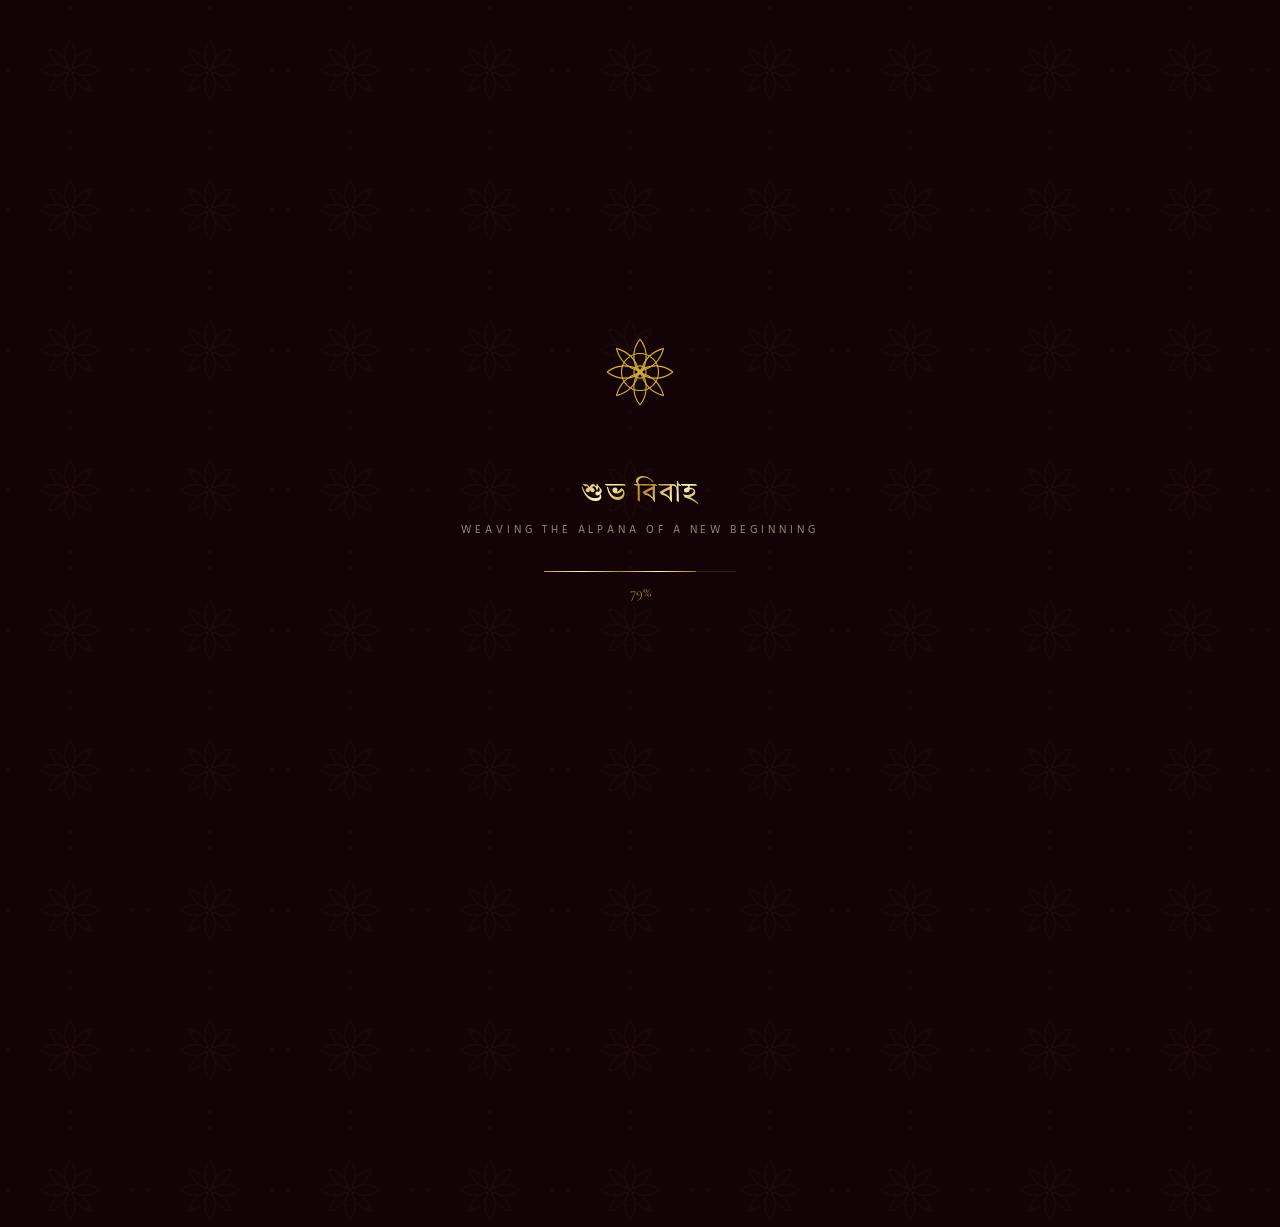
<file: index.html>
<!doctype html>
<html lang="en">
<head>
  <meta charset="utf-8" />
  <meta name="viewport" content="width=device-width, initial-scale=1" />
  <meta name="theme-color" content="#140306" />
  <meta name="description" content="Sumana & Mrinal — Bengali wedding invitation, 21 & 22 November 2026, Jhargram" />
  <!-- Pretty WhatsApp/social preview — update og:url & og:image with your own domain & photo after deploy -->
  <meta property="og:type" content="website" />
  <meta property="og:title" content="Sumana & Mrinal — শুভ বিবাহ · Wedding Invitation" />
  <meta property="og:description" content="Two families, one celebration — 21 & 22 November 2026, Jhargram" />
  <meta property="og:image" content="https://charming-liskov-12.preview.emergentagent.com/assets/images/couple-05.webp" />
  <meta property="og:url" content="https://charming-liskov-12.preview.emergentagent.com/" />
  <meta name="twitter:card" content="summary_large_image" />
  <title>Sumana &amp; Mrinal — শুভ বিবাহ · 21–22 November 2026 · Jhargram</title>
  <link rel="preconnect" href="https://fonts.googleapis.com" />
  <link rel="preconnect" href="https://fonts.gstatic.com" crossorigin />
  <link href="https://fonts.googleapis.com/css2?family=Cormorant+Garamond:ital,wght@0,400;0,500;0,600;0,700;1,400;1,500&family=Tiro+Bangla:ital@0;1&family=Hind+Siliguri:wght@300;400;500;600&display=swap" rel="stylesheet" />
  <link rel="stylesheet" href="./css/style.css" />
</head>
<body class="grain">

  <!-- Preloader -->
  <div class="preloader" id="preloader" data-testid="preloader">
    <div class="alpana-layer"></div>
    <div class="glow-pulse">
      <svg viewBox="0 0 140 140" class="preloader-draw" fill="none" stroke="#D4AF37" stroke-width="1.1" data-testid="preloader-alpana">
        <circle cx="70" cy="70" r="6"/><circle cx="70" cy="70" r="18" stroke-dasharray="3 8"/>
        <path d="M70 38c8 10 8 24 0 34-8-10-8-24 0-34Z"/><path d="M70 102c8-10 8-24 0-34-8 10-8 24 0 34Z"/>
        <path d="M38 70c10-8 24-8 34 0-10 8-24 8-34 0Z"/><path d="M102 70c-10 8-24 8-34 0 10-8 24-8 34 0Z"/>
        <path d="M47 47c11 3 19 11 22 22-11-3-19-11-22-22Z"/><path d="M93 93c-11-3-19-11-22-22 11 3 19 11 22 22Z"/>
        <path d="M93 47c-3 11-11 19-22 22 3-11 11-19 22-22Z"/><path d="M47 93c3-11 11-19 22-22-3 11-11 19-22 22Z"/>
      </svg>
    </div>
    <p class="preloader-blessing gold-text" data-testid="preloader-blessing">শুভ বিবাহ</p>
    <p class="preloader-line" data-i18n="common.preloaderLine"></p>
    <div class="preloader-bar"><span></span></div>
    <span class="preloader-pct" data-testid="preloader-progress">0%</span>
  </div>

  <!-- Header -->
  <header class="site-header" data-testid="site-header">
    <div class="header-inner">
      <a href="./" class="brand" data-testid="nav-logo">
        <span class="script" data-i18n="common.name1"></span><span class="dot">✦</span><span class="script" data-i18n="common.name2"></span>
      </a>
      <nav class="site-nav">
        <a href="./" class="active" data-testid="nav-home" data-i18n="common.navHome"></a>
        <a href="./wedding/" data-testid="nav-wedding" data-i18n="common.navWedding"></a>
        <a href="./reception/" data-testid="nav-reception" data-i18n="common.navReception"></a>
        <button class="lang-toggle" id="lang-toggle" data-testid="language-toggle">বাংলা</button>
      </nav>
    </div>
  </header>

  <!-- Gateway -->
  <main class="gateway-main" data-testid="gateway-page">
    <div class="alpana-layer"></div>
    <div class="gateway-inner">
      <p class="eyebrow gateway-eyebrow" data-testid="gateway-eyebrow" data-i18n="gateway.eyebrow"></p>
      <h1 class="gateway-names font-display" data-testid="gateway-names">
        <span class="mask d1"><span><span class="script" data-i18n="common.name1"></span> <span class="gold-text" data-i18n="common.joiner"></span> <span class="script" data-i18n="common.name2"></span></span></span>
      </h1>
      <p class="gateway-sub" data-i18n="gateway.subtitle"></p>
      <div class="ornament gateway-choose" style="letter-spacing:0.35em">✦ ❋ ✦</div>
      <p class="gateway-choose" data-i18n="gateway.choose"></p>

      <div class="doors">
        <a class="door d1" href="./wedding/" data-testid="gateway-wedding-button">
          <img id="door-img-wedding" alt="The Wedding" />
          <div class="door-veil"></div>
          <div class="door-body">
            <p class="door-meta"><span data-i18n="gateway.wedDate"></span> · <span data-i18n="gateway.wedTime"></span></p>
            <h3 class="door-title script" data-i18n="gateway.wedLabel"></h3>
            <p class="door-venue" data-i18n="gateway.wedVenue"></p>
            <span class="door-cta"><span data-i18n="gateway.wedCta"></span> →</span>
          </div>
        </a>
        <a class="door d2" href="./reception/" data-testid="gateway-reception-button">
          <img id="door-img-reception" alt="The Reception" />
          <div class="door-veil"></div>
          <div class="door-body">
            <p class="door-meta"><span data-i18n="gateway.recDate"></span> · <span data-i18n="gateway.recTime"></span></p>
            <h3 class="door-title script" data-i18n="gateway.recLabel"></h3>
            <p class="door-venue" data-i18n="gateway.recVenue"></p>
            <span class="door-cta"><span data-i18n="gateway.recCta"></span> →</span>
          </div>
        </a>
      </div>

      <div class="share-row">
        <a class="wa-btn wa-share" data-testid="wa-share-gateway" target="_blank" rel="noopener noreferrer">
          <svg viewBox="0 0 24 24"><path d="M17.472 14.382c-.297-.149-1.758-.867-2.03-.967-.273-.099-.471-.148-.67.15-.197.297-.767.966-.94 1.164-.173.199-.347.223-.644.075-.297-.15-1.255-.463-2.39-1.475-.883-.788-1.48-1.761-1.653-2.059-.173-.297-.018-.458.13-.606.134-.133.298-.347.446-.52.149-.174.198-.298.298-.497.099-.198.05-.371-.025-.52-.075-.149-.669-1.612-.916-2.207-.242-.579-.487-.5-.669-.51-.173-.008-.371-.01-.57-.01-.198 0-.52.074-.792.372-.272.297-1.04 1.016-1.04 2.479 0 1.462 1.065 2.875 1.213 3.074.149.198 2.096 3.2 5.077 4.487.709.306 1.262.489 1.694.625.712.227 1.36.195 1.871.118.571-.085 1.758-.719 2.006-1.413.248-.694.248-1.289.173-1.413-.074-.124-.272-.198-.57-.347m-5.421 7.403h-.004a9.87 9.87 0 01-5.031-1.378l-.361-.214-3.741.982.998-3.648-.235-.374a9.86 9.86 0 01-1.51-5.26c.001-5.45 4.436-9.884 9.888-9.884 2.64 0 5.122 1.03 6.988 2.898a9.825 9.825 0 012.893 6.994c-.003 5.45-4.437 9.884-9.885 9.884m8.413-18.297A11.815 11.815 0 0012.05 0C5.495 0 .16 5.335.157 11.892c0 2.096.547 4.142 1.588 5.945L.057 24l6.305-1.654a11.882 11.882 0 005.683 1.448h.005c6.554 0 11.89-5.335 11.893-11.893a11.821 11.821 0 00-3.48-8.413Z"/></svg>
          <span>Share this invitation</span>
        </a>
      </div>
    </div>
  </main>

  <script src="./js/config.js"></script>
  <script src="./js/main.js"></script>
  <script>
    document.getElementById("door-img-wedding").src = window.MEDIA.gateway.wedding;
    document.getElementById("door-img-reception").src = window.MEDIA.gateway.reception;
  </script>
</body>
</html>
</file>
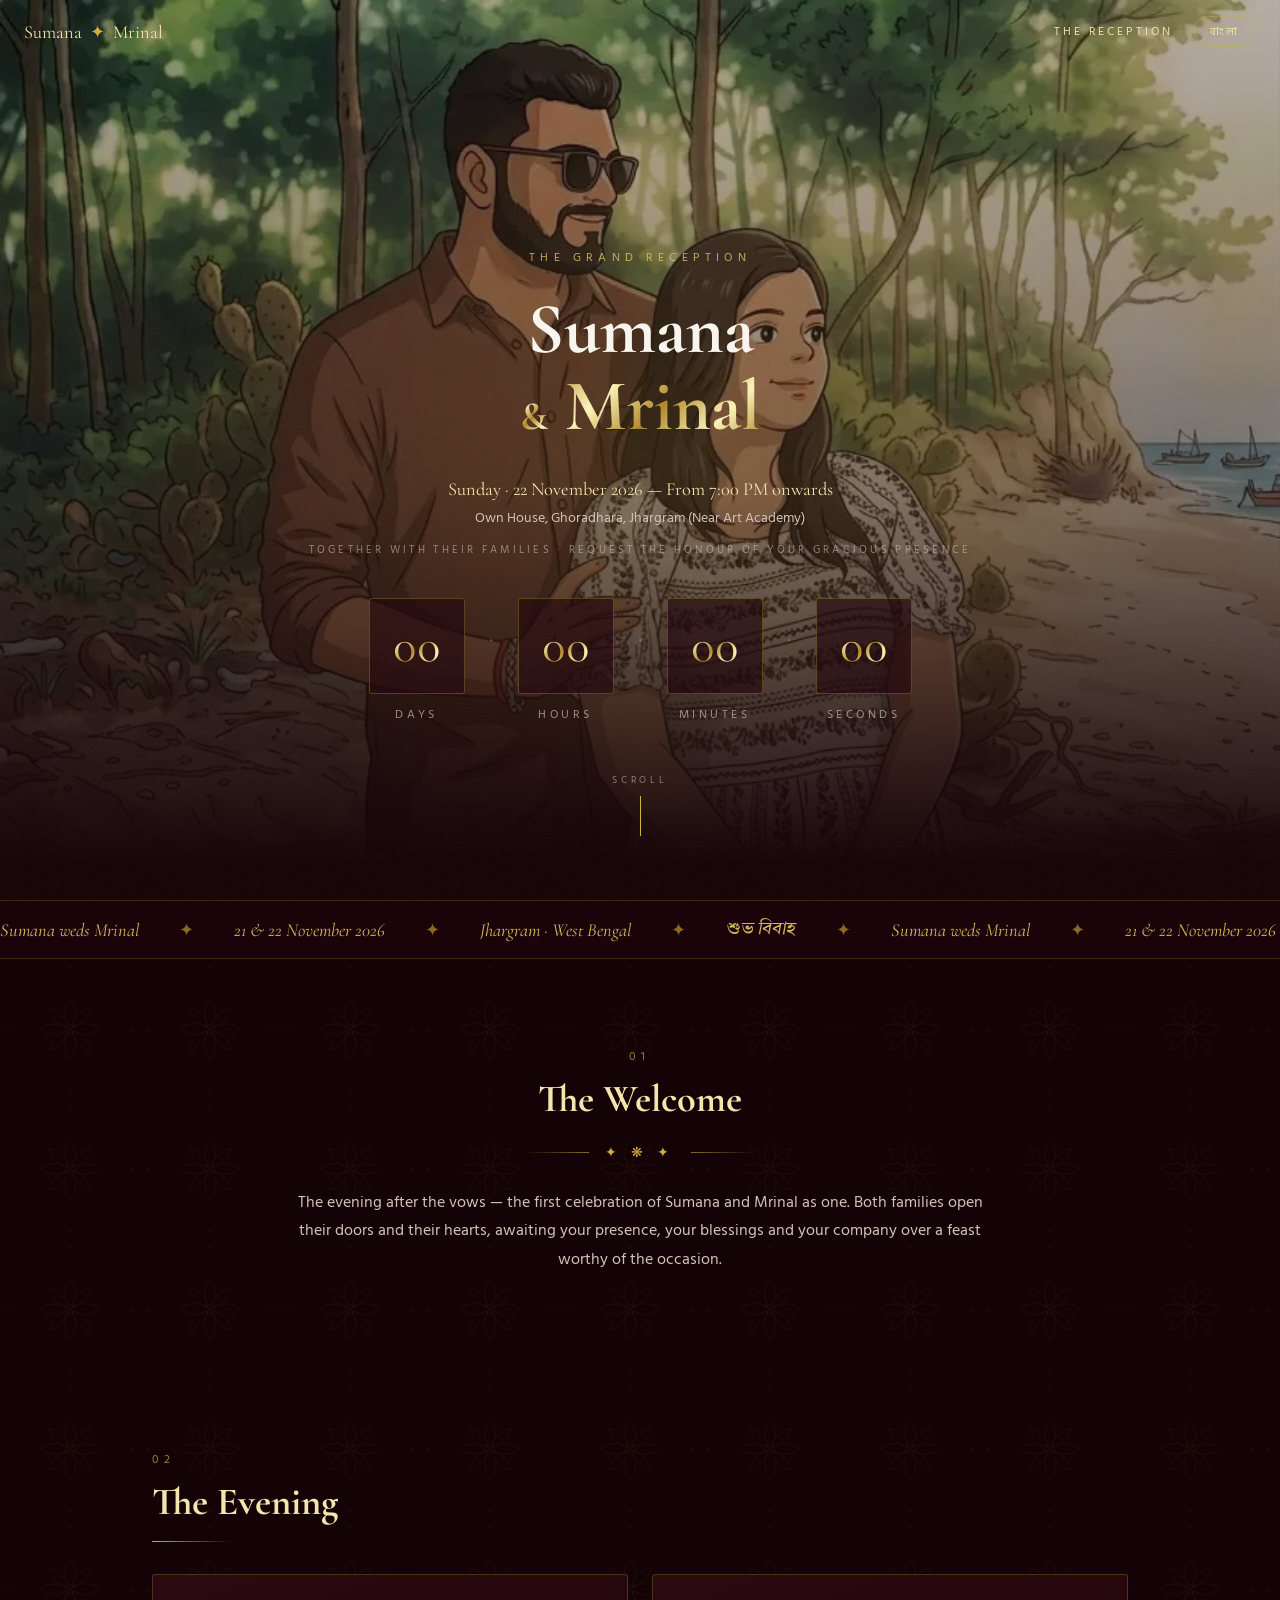
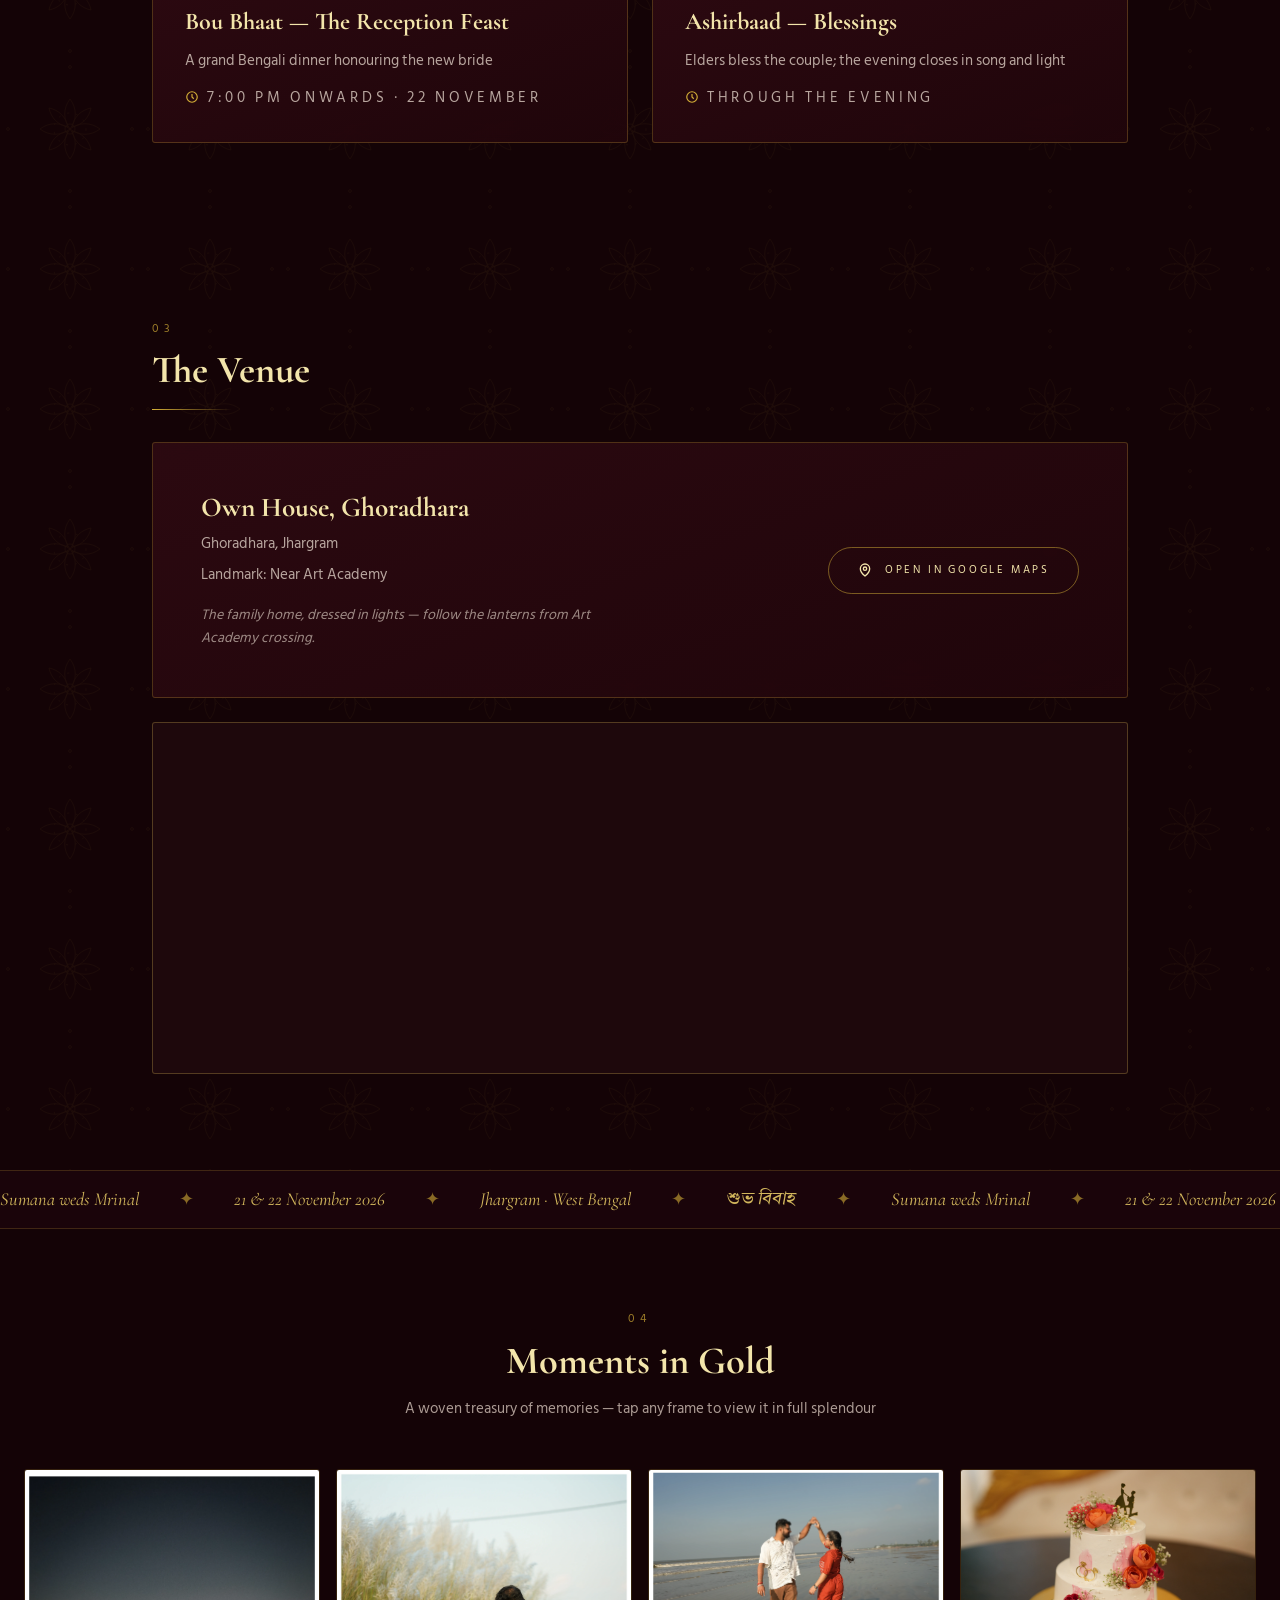
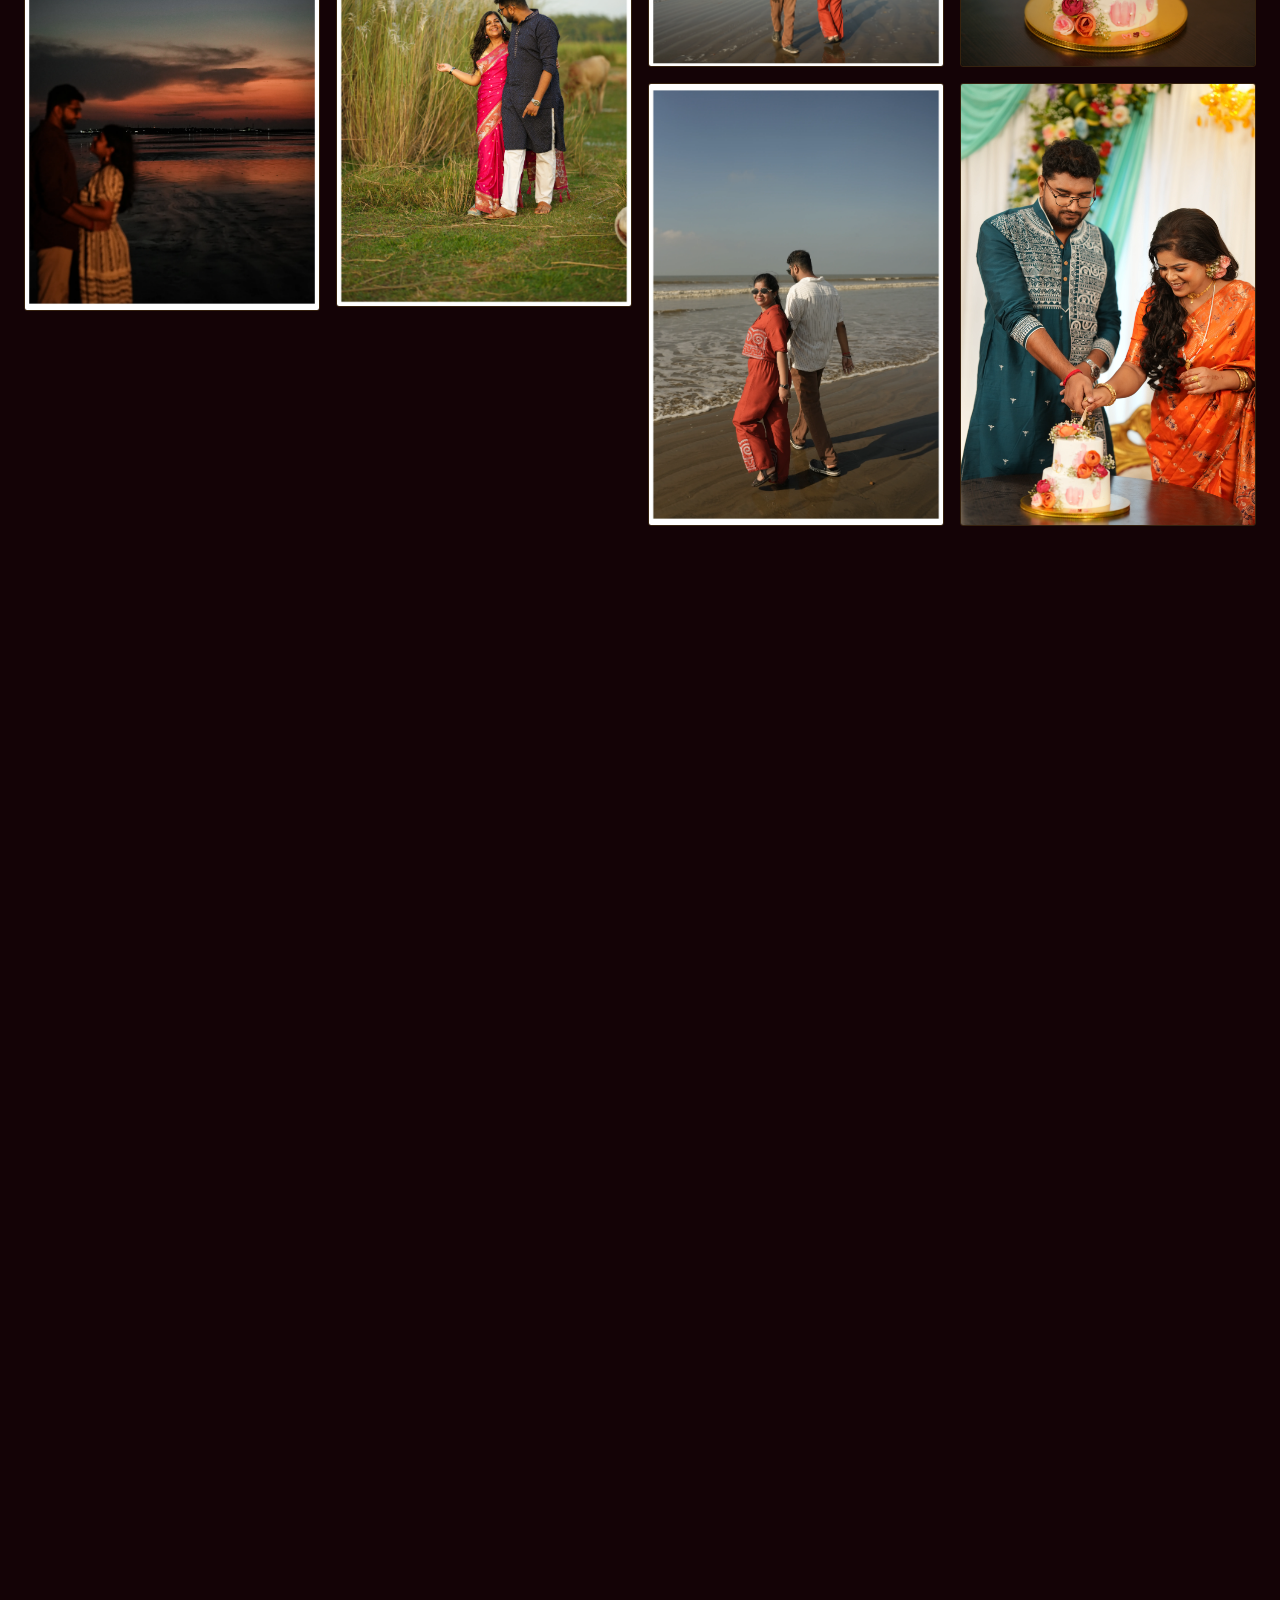
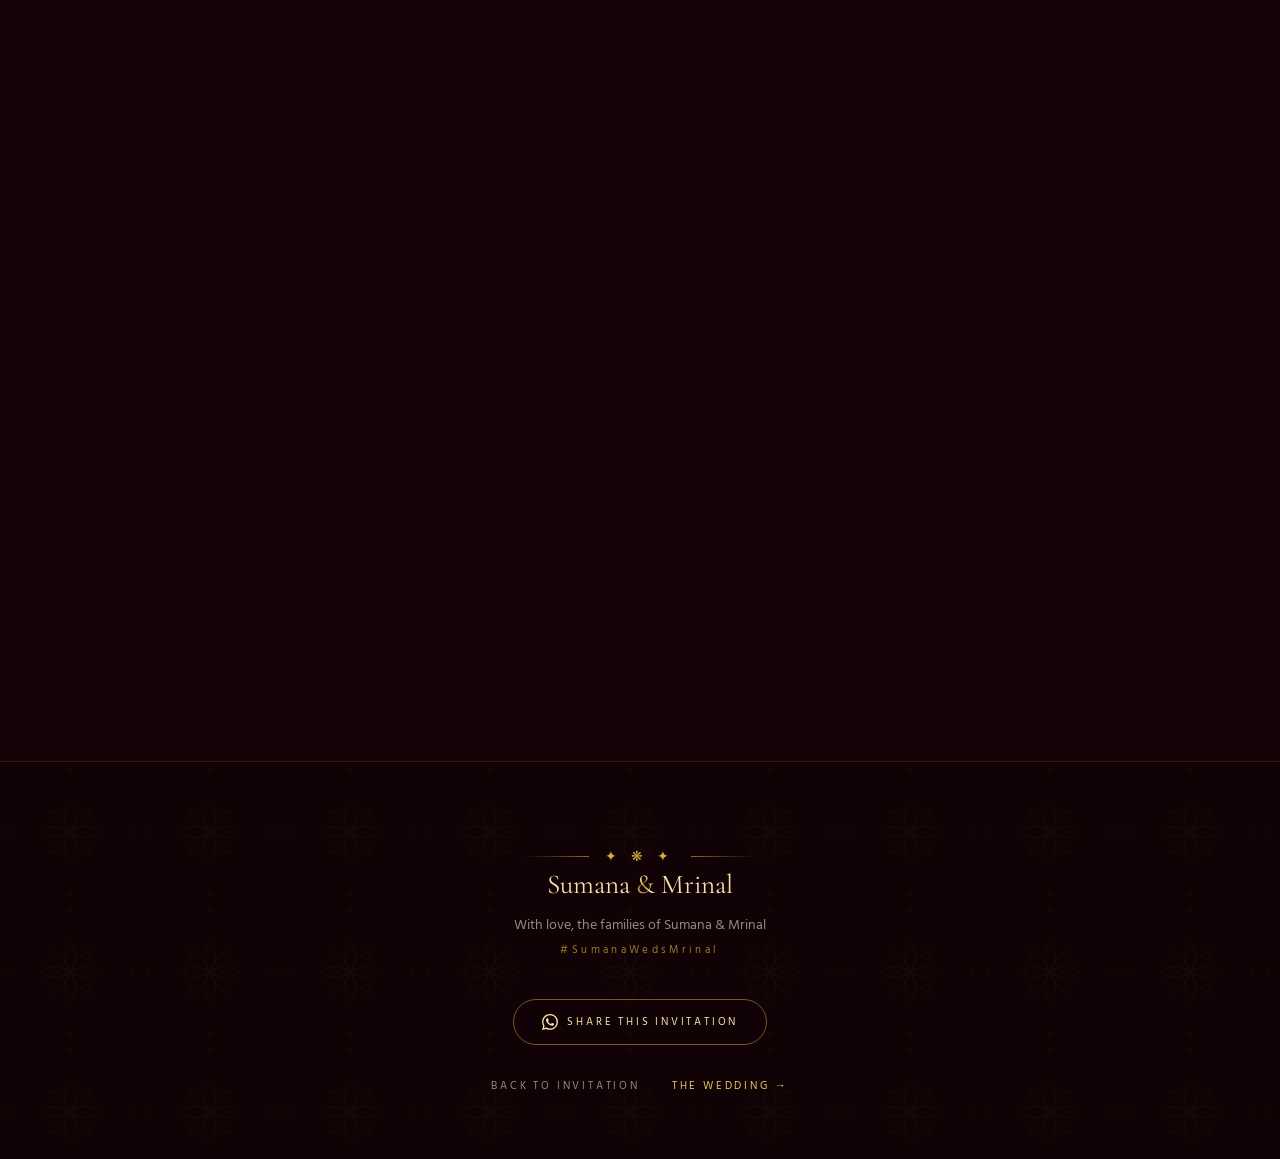
<file: reception/index.html>
<!doctype html>
<html lang="en">
<head>
  <meta charset="utf-8" />
  <meta name="viewport" content="width=device-width, initial-scale=1" />
  <meta name="theme-color" content="#140306" />
  <meta name="description" content="The Grand Reception of Sumana & Mrinal — Sunday 22 November 2026, Own House, Ghoradhara, Jhargram" />
  <!-- Pretty WhatsApp/social preview — update og:url & og:image with your own domain & photo after deploy -->
  <meta property="og:type" content="website" />
  <meta property="og:title" content="The Grand Reception — Sumana & Mrinal · 22 November 2026" />
  <meta property="og:description" content="Sunday, 22 November 2026 · 7:00 PM onwards · Own House, Ghoradhara, Jhargram (Near Art Academy)" />
  <meta property="og:image" content="https://charming-liskov-12.preview.emergentagent.com/assets/images/couple-09.webp" />
  <meta property="og:url" content="https://charming-liskov-12.preview.emergentagent.com/reception/" />
  <meta name="twitter:card" content="summary_large_image" />
  <title>The Grand Reception — Sumana &amp; Mrinal · 22 November 2026</title>
  <link rel="preconnect" href="https://fonts.googleapis.com" />
  <link rel="preconnect" href="https://fonts.gstatic.com" crossorigin />
  <link href="https://fonts.googleapis.com/css2?family=Cormorant+Garamond:ital,wght@0,400;0,500;0,600;0,700;1,400;1,500&family=Tiro+Bangla:ital@0;1&family=Hind+Siliguri:wght@300;400;500;600&display=swap" rel="stylesheet" />
  <link rel="stylesheet" href="../css/style.css" />
</head>
<body class="grain" data-site="reception">

  <!-- Preloader -->
  <div class="preloader" id="preloader" data-testid="preloader">
    <div class="alpana-layer"></div>
    <div class="glow-pulse">
      <svg viewBox="0 0 140 140" class="preloader-draw" fill="none" stroke="#D4AF37" stroke-width="1.1" data-testid="preloader-alpana">
        <circle cx="70" cy="70" r="6"/><circle cx="70" cy="70" r="18" stroke-dasharray="3 8"/>
        <path d="M70 38c8 10 8 24 0 34-8-10-8-24 0-34Z"/><path d="M70 102c8-10 8-24 0-34-8 10-8 24 0 34Z"/>
        <path d="M38 70c10-8 24-8 34 0-10 8-24 8-34 0Z"/><path d="M102 70c-10 8-24 8-34 0 10-8 24-8 34 0Z"/>
        <path d="M47 47c11 3 19 11 22 22-11-3-19-11-22-22Z"/><path d="M93 93c-11-3-19-11-22-22 11 3 19 11 22 22Z"/>
        <path d="M93 47c-3 11-11 19-22 22 3-11 11-19 22-22Z"/><path d="M47 93c3-11 11-19 22-22-3 11-11 19-22 22Z"/>
      </svg>
    </div>
    <p class="preloader-blessing gold-text" data-testid="preloader-blessing">শুভ বিবাহ</p>
    <p class="preloader-line" data-i18n="common.preloaderLine"></p>
    <div class="preloader-bar"><span></span></div>
    <span class="preloader-pct" data-testid="preloader-progress">0%</span>
  </div>

  <!-- Header -->
  <header class="site-header" data-testid="site-header">
    <div class="header-inner">
      <a href="../" class="brand" data-testid="nav-logo">
        <span class="script" data-i18n="common.name1"></span><span class="dot">✦</span><span class="script" data-i18n="common.name2"></span>
      </a>
      <nav class="site-nav">
      <!-- <a href="../" data-testid="nav-home" data-i18n="common.navHome"></a> -->
      <!--  <a href="../wedding/" data-testid="nav-wedding" data-i18n="common.navWedding"></a> -->
        <a href="./" class="active" data-testid="nav-reception" data-i18n="common.navReception"></a>
        <button class="lang-toggle" id="lang-toggle" data-testid="language-toggle">বাংলা</button>
      </nav>
    </div>
  </header>

  <!-- Hero -->
  <section class="hero" data-testid="hero-reception">
    <div class="hero-media">
      <video id="hero-video" autoplay muted loop playsinline data-testid="hero-video-reception"></video>
    </div>
    <div class="hero-overlay"></div>
    <div class="hero-content">
      <p class="eyebrow hero-eyebrow" data-testid="hero-eyebrow-reception" data-i18n-site="label"></p>
      <h1 class="hero-names font-display" data-testid="hero-names-reception">
        <span class="mask d1"><span class="script" data-i18n="common.name1"></span></span>
        <span class="mask d2"><span><span class="gold-text joiner" data-i18n="common.joiner"></span> <span class="script gold-text" data-i18n="common.name2"></span></span></span>
      </h1>
      <div class="hero-meta">
        <p class="hero-date" data-testid="hero-date-reception"><span data-i18n-site="heroDate"></span> — <span data-i18n-site="heroTime"></span></p>
        <p class="hero-venue" data-testid="hero-venue-reception" data-i18n-site="heroVenue"></p>
        <p class="hero-invite"><span data-i18n="common.together"></span> · <span data-i18n="common.request"></span></p>
      </div>
      <div class="countdown" id="countdown" data-testid="countdown">
        <div class="cd-unit" data-cd="days"><div class="cd-box"><span class="cd-value" data-testid="countdown-days">00</span></div><span class="cd-label" data-i18n="common.cdDays"></span></div>
        <span class="cd-sep">·</span>
        <div class="cd-unit" data-cd="hours"><div class="cd-box"><span class="cd-value" data-testid="countdown-hours">00</span></div><span class="cd-label" data-i18n="common.cdHours"></span></div>
        <span class="cd-sep">·</span>
        <div class="cd-unit" data-cd="minutes"><div class="cd-box"><span class="cd-value" data-testid="countdown-minutes">00</span></div><span class="cd-label" data-i18n="common.cdMinutes"></span></div>
        <span class="cd-sep">·</span>
        <div class="cd-unit" data-cd="seconds"><div class="cd-box"><span class="cd-value" data-testid="countdown-seconds">00</span></div><span class="cd-label" data-i18n="common.cdSeconds"></span></div>
      </div>
      <div class="scroll-cue">
        <span data-i18n="common.scroll"></span>
        <span class="cue-track"><span class="cue-dot" style="display:block"></span></span>
      </div>
    </div>
  </section>

  <!-- Marquee -->
  <div class="marquee" data-testid="editorial-marquee"><div class="marquee-track"></div></div>

  <!-- Chapters -->
  <div class="chapters">
    <div class="alpana-layer"></div>

    <section class="chapter center" data-testid="chapter-story-reception">
      <div class="reveal">
        <p class="chapter-no" data-i18n-site="storyNo"></p>
        <h2 class="chapter-title script" data-i18n-site="storyTitle"></h2>
        <div class="ornament">✦ ❋ ✦</div>
        <p class="chapter-body" data-i18n-site="storyBody"></p>
      </div>
    </section>

    <section class="chapter" data-testid="chapter-ceremonies-reception">
      <div class="reveal">
        <p class="chapter-no" data-i18n-site="cerNo"></p>
        <h2 class="chapter-title script" data-i18n-site="cerTitle"></h2>
        <div class="chapter-rule"></div>
      </div>
      <div class="ceremony-grid">
        <article class="gilded-card ceremony-card reveal" data-testid="ceremony-card-reception-0">
          <h3 class="script" data-i18n-site="cer1Name"></h3>
          <p data-i18n-site="cer1Note"></p>
          <p class="ceremony-time">
            <svg viewBox="0 0 24 24" fill="none" stroke-width="2"><circle cx="12" cy="12" r="9"/><path d="M12 7v5l3 3"/></svg>
            <span data-i18n-site="cer1Time"></span>
          </p>
        </article>
        <article class="gilded-card ceremony-card reveal" style="--d:.12s" data-testid="ceremony-card-reception-1">
          <h3 class="script" data-i18n-site="cer2Name"></h3>
          <p data-i18n-site="cer2Note"></p>
          <p class="ceremony-time">
            <svg viewBox="0 0 24 24" fill="none" stroke-width="2"><circle cx="12" cy="12" r="9"/><path d="M12 7v5l3 3"/></svg>
            <span data-i18n-site="cer2Time"></span>
          </p>
        </article>
      </div>
    </section>

    <section class="chapter" data-testid="chapter-venue-reception">
      <div class="reveal">
        <p class="chapter-no" data-i18n-site="venNo"></p>
        <h2 class="chapter-title script" data-i18n-site="venTitle"></h2>
        <div class="chapter-rule"></div>
      </div>
      <div class="gilded-card venue-card reveal" style="--d:.1s">
        <div>
          <h3 class="script" data-testid="venue-name-reception" data-i18n-site="venName"></h3>
          <address data-i18n-site="venAddr1"></address>
          <address data-i18n-site="venAddr2"></address>
          <p class="venue-note" data-i18n-site="venNote"></p>
        </div>
        <a class="map-btn" id="venue-map-btn" data-testid="venue-map-reception" target="_blank" rel="noopener noreferrer">
          <svg viewBox="0 0 24 24" fill="none" stroke="currentColor" stroke-width="2"><path d="M12 21s-7-5.5-7-11a7 7 0 1 1 14 0c0 5.5-7 11-7 11Z"/><circle cx="12" cy="10" r="2.5"/></svg>
          <span data-i18n="common.viewMap"></span>
        </a>
      </div>
      <div class="venue-map reveal" style="--d:.15s">
        <iframe id="venue-map-frame" data-testid="venue-map-frame" loading="lazy" referrerpolicy="no-referrer-when-downgrade" title="Venue location map"></iframe>
      </div>
    </section>
  </div>

  <!-- Marquee -->
  <div class="marquee"><div class="marquee-track"></div></div>

  <!-- Gallery -->
  <section class="gallery-section" data-testid="gallery-section">
    <div class="gallery-head reveal">
      <p class="chapter-no" data-i18n="common.galleryNo"></p>
      <h2 class="chapter-title script" data-testid="gallery-title" data-i18n="common.galleryTitle"></h2>
      <p class="sub" data-i18n="common.gallerySub"></p>
    </div>
    <div class="gallery-grid" id="gallery-grid"></div>

  </section>

  <!-- Lightbox -->
  <div class="lightbox" id="lightbox" data-testid="lightbox">
    <button class="lb-btn lb-close" id="lb-close" data-testid="lightbox-close" aria-label="Close">
      <svg viewBox="0 0 24 24" fill="none" stroke="currentColor" stroke-width="2"><path d="M6 6l12 12M18 6L6 18"/></svg>
    </button>
    <button class="lb-btn lb-prev" id="lb-prev" data-testid="lightbox-prev" aria-label="Previous">
      <svg viewBox="0 0 24 24" fill="none" stroke="currentColor" stroke-width="2"><path d="M15 5l-7 7 7 7"/></svg>
    </button>
    <img id="lb-image" data-testid="lightbox-image" alt="" />
    <button class="lb-btn lb-next" id="lb-next" data-testid="lightbox-next" aria-label="Next">
      <svg viewBox="0 0 24 24" fill="none" stroke="currentColor" stroke-width="2"><path d="M9 5l7 7-7 7"/></svg>
    </button>
    <span class="lb-counter" id="lb-counter" data-testid="lightbox-counter"></span>
  </div>

  <!-- Footer -->
  <footer class="site-footer" data-testid="site-footer">
    <div class="alpana-layer"></div>
    <div class="footer-inner">
      <div class="ornament">✦ ❋ ✦</div>
      <p class="footer-names"><span class="script" data-i18n="common.name1"></span> <span class="gold-text" data-i18n="common.joiner"></span> <span class="script" data-i18n="common.name2"></span></p>
      <p class="footer-line" data-i18n="common.footerLine"></p>
      <p class="footer-hashtag" data-i18n="common.hashtag"></p>
      <div class="share-row">
        <a class="wa-btn wa-share" data-testid="wa-share-reception" target="_blank" rel="noopener noreferrer">
          <svg viewBox="0 0 24 24"><path d="M17.472 14.382c-.297-.149-1.758-.867-2.03-.967-.273-.099-.471-.148-.67.15-.197.297-.767.966-.94 1.164-.173.199-.347.223-.644.075-.297-.15-1.255-.463-2.39-1.475-.883-.788-1.48-1.761-1.653-2.059-.173-.297-.018-.458.13-.606.134-.133.298-.347.446-.52.149-.174.198-.298.298-.497.099-.198.05-.371-.025-.52-.075-.149-.669-1.612-.916-2.207-.242-.579-.487-.5-.669-.51-.173-.008-.371-.01-.57-.01-.198 0-.52.074-.792.372-.272.297-1.04 1.016-1.04 2.479 0 1.462 1.065 2.875 1.213 3.074.149.198 2.096 3.2 5.077 4.487.709.306 1.262.489 1.694.625.712.227 1.36.195 1.871.118.571-.085 1.758-.719 2.006-1.413.248-.694.248-1.289.173-1.413-.074-.124-.272-.198-.57-.347m-5.421 7.403h-.004a9.87 9.87 0 01-5.031-1.378l-.361-.214-3.741.982.998-3.648-.235-.374a9.86 9.86 0 01-1.51-5.26c.001-5.45 4.436-9.884 9.888-9.884 2.64 0 5.122 1.03 6.988 2.898a9.825 9.825 0 012.893 6.994c-.003 5.45-4.437 9.884-9.885 9.884m8.413-18.297A11.815 11.815 0 0012.05 0C5.495 0 .16 5.335.157 11.892c0 2.096.547 4.142 1.588 5.945L.057 24l6.305-1.654a11.882 11.882 0 005.683 1.448h.005c6.554 0 11.89-5.335 11.893-11.893a11.821 11.821 0 00-3.48-8.413Z"/></svg>
          <span>Share this invitation</span>
        </a>
      </div>
      <div class="footer-links">
        <a href="../" data-testid="footer-home-link" data-i18n="common.backHome"></a>
        <a href="../wedding/" class="gold" data-testid="footer-other-event-link"><span data-i18n-site="otherEvent"></span> →</a>
      </div>
    </div>
  </footer>

  <script src="../js/config.js"></script>
  <script src="../js/main.js"></script>
  <script src="../js/countdown.js"></script>
  <script src="../js/gallery.js"></script>
</body>
</html>
</file>
<file: css/style.css>
/* ============================================================
   SUMANA & MRINAL — WEDDING THEME
   Deep maroon · royal red · antique gold · alpana motifs
   ============================================================ */

:root {
  --maroon-deep: #140306;
  --maroon-rich: #22060c;
  --maroon-card: #2e0a12;
  --royal-red: #7a0016;
  --gold: #d4af37;
  --gold-light: #f3e5ab;
  --gold-text-grad: linear-gradient(135deg, #bf953f 0%, #fcf6ba 25%, #b38728 50%, #fbf5b7 75%, #aa771c 100%);
  --ivory: #faf6f0;
  --muted: #d2c2b8;
  --ease-out: cubic-bezier(0.22, 1, 0.36, 1);
}

* { margin: 0; padding: 0; box-sizing: border-box; }

html { scroll-behavior: smooth; }

body {
  background: var(--maroon-deep);
  color: var(--ivory);
  font-family: "Hind Siliguri", "Segoe UI", sans-serif;
  -webkit-font-smoothing: antialiased;
  overflow-x: hidden;
}

::selection { background: rgba(212, 175, 55, 0.85); color: #140306; }
::-webkit-scrollbar { width: 10px; }
::-webkit-scrollbar-track { background: #140306; }
::-webkit-scrollbar-thumb { background: linear-gradient(#b38728, #6b4a10); border-radius: 8px; }

a { color: inherit; text-decoration: none; }
img { display: block; max-width: 100%; }

.font-display { font-family: "Cormorant Garamond", "Tiro Bangla", serif; }
html[lang="bn"] .script,
html[lang="bn"] .font-display { font-family: "Tiro Bangla", "Cormorant Garamond", serif; }

.gold-text {
  background: var(--gold-text-grad);
  -webkit-background-clip: text;
  background-clip: text;
  color: transparent;
}

.eyebrow {
  font-size: 0.72rem;
  letter-spacing: 0.45em;
  text-transform: uppercase;
  color: rgba(230, 202, 101, 0.8);
}

/* ---------- patterns & texture ---------- */
.alpana-layer {
  position: absolute;
  inset: 0;
  pointer-events: none;
  opacity: 0.06;
  background-image: url("data:image/svg+xml,%3Csvg xmlns='http://www.w3.org/2000/svg' width='140' height='140' viewBox='0 0 140 140'%3E%3Cg fill='none' stroke='%23D4AF37' stroke-width='0.8'%3E%3Ccircle cx='70' cy='70' r='5'/%3E%3Ccircle cx='70' cy='70' r='16' stroke-dasharray='2 7'/%3E%3Cpath d='M70 40c7 9 7 21 0 30-7-9-7-21 0-30Z'/%3E%3Cpath d='M70 100c7-9 7-21 0-30-7 9-7 21 0 30Z'/%3E%3Cpath d='M40 70c9-7 21-7 30 0-9 7-21 7-30 0Z'/%3E%3Cpath d='M100 70c-9 7-21 7-30 0 9-7 21-7 30 0Z'/%3E%3Cpath d='M49 49c10 2 17 9 19 19-10-2-17-9-19-19Z'/%3E%3Cpath d='M91 91c-10-2-17-9-19-19 10 2 17 9 19 19Z'/%3E%3Cpath d='M91 49c-2 10-9 17-19 19 2-10 9-17 19-19Z'/%3E%3Cpath d='M49 91c2-10 9-17 19-19-2 10-9 17-19 19Z'/%3E%3Ccircle cx='70' cy='8' r='1.4'/%3E%3Ccircle cx='70' cy='132' r='1.4'/%3E%3Ccircle cx='8' cy='70' r='1.4'/%3E%3Ccircle cx='132' cy='70' r='1.4'/%3E%3C/g%3E%3C/svg%3E");
}

.grain::after {
  content: "";
  position: fixed;
  inset: 0;
  z-index: 70;
  pointer-events: none;
  opacity: 0.05;
  background-image: url("data:image/svg+xml,%3Csvg xmlns='http://www.w3.org/2000/svg' width='200' height='200'%3E%3Cfilter id='n'%3E%3CfeTurbulence type='fractalNoise' baseFrequency='0.9' numOctaves='2'/%3E%3C/filter%3E%3Crect width='200' height='200' filter='url(%23n)'/%3E%3C/svg%3E");
}

/* ---------- preloader ---------- */
.preloader {
  position: fixed;
  inset: 0;
  z-index: 100;
  display: flex;
  flex-direction: column;
  align-items: center;
  justify-content: center;
  background: var(--maroon-deep);
  transition: transform 0.9s cubic-bezier(0.76, 0, 0.24, 1);
}
body.loaded .preloader { transform: translateY(-100%); }
.preloader svg { width: 9rem; height: 9rem; }
.preloader-draw circle, .preloader-draw path {
  stroke-dasharray: 320;
  stroke-dashoffset: 320;
  animation: draw-stroke 2.2s ease-in-out forwards;
}
.preloader-draw path { animation-delay: 0.35s; }
@keyframes draw-stroke { to { stroke-dashoffset: 0; } }
@keyframes glow-pulse { 0%, 100% { opacity: 0.55; } 50% { opacity: 1; } }
.glow-pulse { animation: glow-pulse 2.4s ease-in-out infinite; }
.preloader-blessing {
  font-family: "Tiro Bangla", serif;
  margin-top: 1.5rem;
  font-size: 1.75rem;
  letter-spacing: 0.05em;
}
.preloader-line {
  margin-top: 0.5rem;
  font-size: 0.7rem;
  letter-spacing: 0.35em;
  text-transform: uppercase;
  color: rgba(210, 194, 184, 0.7);
}
.preloader-bar {
  margin-top: 2rem;
  width: 12rem;
  height: 1px;
  background: rgba(212, 175, 55, 0.15);
  overflow: hidden;
}
.preloader-bar span { display: block; height: 100%; width: 0; background: var(--gold-text-grad); transition: width 0.2s ease; }
.preloader-pct { margin-top: 0.75rem; font-family: "Cormorant Garamond", serif; font-size: 0.9rem; color: rgba(212, 175, 55, 0.8); }

/* ---------- header ---------- */
.site-header {
  position: fixed;
  inset: 0 0 auto 0;
  z-index: 50;
  transition: background 0.5s ease, border-color 0.5s ease, backdrop-filter 0.5s ease;
  border-bottom: 1px solid transparent;
}
.site-header.scrolled {
  background: rgba(20, 3, 6, 0.85);
  backdrop-filter: blur(12px);
  border-bottom-color: rgba(212, 175, 55, 0.15);
}
.header-inner {
  max-width: 80rem;
  margin: 0 auto;
  padding: 1rem 1.5rem;
  display: flex;
  align-items: center;
  justify-content: space-between;
  gap: 1rem;
}
.brand { font-family: "Cormorant Garamond", serif; font-size: 1.15rem; color: var(--gold-light); }
.brand .dot { color: var(--gold); margin: 0 0.5rem; }
.site-nav { display: flex; align-items: center; gap: 1.25rem; }
.site-nav a {
  font-size: 0.72rem;
  letter-spacing: 0.25em;
  text-transform: uppercase;
  color: rgba(210, 194, 184, 0.7);
  transition: color 0.3s ease;
}
.site-nav a:hover { color: var(--gold); }
.site-nav a.active { color: var(--gold-light); }
.lang-toggle {
  font-family: inherit;
  cursor: pointer;
  background: transparent;
  color: var(--gold-light);
  border: 1px solid rgba(212, 175, 55, 0.4);
  border-radius: 999px;
  padding: 0.35rem 1rem;
  font-size: 0.7rem;
  letter-spacing: 0.2em;
  transition: background 0.3s ease, color 0.3s ease;
}
.lang-toggle:hover { background: var(--gold); color: var(--maroon-deep); }
@media (max-width: 640px) {
  .site-nav { gap: 0.85rem; }
  .site-nav a { font-size: 0.62rem; letter-spacing: 0.15em; }
}

/* ---------- hero ---------- */
.hero {
  position: relative;
  min-height: 100vh;
  display: flex;
  flex-direction: column;
  justify-content: flex-end;
  overflow: hidden;
}
.hero-media { position: absolute; inset: -10% 0; will-change: transform; }
.hero-media video, .hero-media img { width: 100%; height: 100%; object-fit: cover; }
.hero-overlay {
  position: absolute;
  inset: 0;
  background:
    radial-gradient(ellipse at center, rgba(212, 175, 55, 0.14), transparent 60%),
    linear-gradient(to top, #140306 4%, rgba(20, 3, 6, 0.55) 45%, rgba(20, 3, 6, 0.3) 100%);
}
.hero-content {
  position: relative;
  z-index: 2;
  max-width: 64rem;
  margin: 0 auto;
  width: 100%;
  padding: 9rem 1.5rem 4rem;
  text-align: center;
  will-change: opacity;
}
.hero-names {
  margin-top: 1.5rem;
  font-size: clamp(2.4rem, 7vw, 4.5rem);
  line-height: 1.08;
  color: var(--ivory);
}
.hero-names .joiner { font-size: 0.55em; }
.mask { display: block; overflow: hidden; }
.mask > span {
  display: block;
  transform: translateY(112%);
  transition: transform 1.1s var(--ease-out);
}
body.loaded .mask > span { transform: translateY(0); }
body.loaded .mask.d1 > span { transition-delay: 0.15s; }
body.loaded .mask.d2 > span { transition-delay: 0.35s; }
.hero-eyebrow, .hero-meta, .hero-invite { opacity: 0; transition: opacity 1s ease, transform 1s var(--ease-out); transform: translateY(18px); }
body.loaded .hero-eyebrow { opacity: 1; transform: none; transition-delay: 0.1s; }
body.loaded .hero-meta { opacity: 1; transform: none; transition-delay: 0.7s; }
body.loaded .hero-invite { opacity: 1; transform: none; transition-delay: 0.9s; }
.hero-meta { margin-top: 2rem; }
.hero-date { font-family: "Cormorant Garamond", serif; font-size: 1.15rem; color: var(--gold-light); }
html[lang="bn"] .hero-date { font-family: "Hind Siliguri", sans-serif; font-size: 1.05rem; }
.hero-venue { margin-top: 0.35rem; font-size: 0.9rem; color: var(--muted); }
.hero-invite { margin-top: 0.75rem; font-size: 0.68rem; letter-spacing: 0.3em; text-transform: uppercase; color: rgba(210, 194, 184, 0.6); }

/* ---------- countdown ---------- */
.countdown { margin-top: 2.5rem; display: flex; justify-content: center; align-items: flex-start; gap: 0.85rem; opacity: 0; transition: opacity 1s ease 1.1s; }
body.loaded .countdown { opacity: 1; }
.cd-sep { font-family: "Cormorant Garamond", serif; font-size: 1.5rem; color: rgba(212, 175, 55, 0.5); padding-top: 1rem; }
.cd-unit { display: flex; flex-direction: column; align-items: center; }
.cd-box {
  width: 4rem; height: 4rem;
  display: flex; align-items: center; justify-content: center;
  border: 1px solid rgba(212, 175, 55, 0.3);
  border-radius: 3px;
  background: rgba(34, 6, 12, 0.7);
  backdrop-filter: blur(4px);
  overflow: hidden;
}
.cd-value {
  font-family: "Cormorant Garamond", serif;
  font-size: 1.9rem;
  background: var(--gold-text-grad);
  -webkit-background-clip: text;
  background-clip: text;
  color: transparent;
  font-variant-numeric: tabular-nums;
}
.cd-value.tick { animation: cd-slide 0.4s var(--ease-out); }
@keyframes cd-slide { from { transform: translateY(28%); opacity: 0.25; } to { transform: translateY(0); opacity: 1; } }
.cd-label { margin-top: 0.7rem; font-size: 0.6rem; letter-spacing: 0.3em; text-transform: uppercase; color: rgba(210, 194, 184, 0.7); }
@media (min-width: 640px) {
  .cd-box { width: 6rem; height: 6rem; }
  .cd-value { font-size: 3rem; }
  .cd-label { font-size: 0.72rem; }
  .countdown { gap: 1.5rem; }
  .cd-sep { padding-top: 1.6rem; }
}

/* scroll cue */
.scroll-cue { margin-top: 3rem; display: flex; flex-direction: column; align-items: center; gap: 0.5rem; opacity: 0; transition: opacity 1s ease 1.5s; }
body.loaded .scroll-cue { opacity: 1; }
.scroll-cue span:first-child { font-size: 0.6rem; letter-spacing: 0.4em; text-transform: uppercase; color: rgba(210, 194, 184, 0.6); }
.cue-track { width: 1px; height: 2.5rem; background: rgba(212, 175, 55, 0.2); overflow: hidden; }
.cue-dot { width: 100%; height: 100%; background: var(--gold); animation: cue-drop 1.8s cubic-bezier(0.65, 0, 0.35, 1) infinite; }
@keyframes cue-drop { 0% { transform: translateY(-100%); } 60%, 100% { transform: translateY(100%); } }

/* ---------- marquee ---------- */
.marquee {
  overflow: hidden;
  border-top: 1px solid rgba(212, 175, 55, 0.2);
  border-bottom: 1px solid rgba(212, 175, 55, 0.2);
  background: #1a040a;
  padding: 1rem 0;
}
.marquee-track { display: flex; width: max-content; animation: marquee-x 42s linear infinite; }
.marquee:hover .marquee-track { animation-play-state: paused; }
.marquee-item {
  display: flex;
  align-items: center;
  gap: 2.5rem;
  padding-right: 2.5rem;
  white-space: nowrap;
  font-family: "Cormorant Garamond", "Tiro Bangla", serif;
  font-style: italic;
  font-size: 1.15rem;
  color: rgba(230, 202, 101, 0.9);
}
.marquee-item .star { color: rgba(212, 175, 55, 0.6); font-style: normal; }
@keyframes marquee-x { to { transform: translateX(-50%); } }

/* ---------- chapters ---------- */
.chapters { position: relative; }
.chapter { position: relative; max-width: 64rem; margin: 0 auto; padding: 5.5rem 1.5rem; }
.chapter.center { max-width: 48rem; text-align: center; }
.chapter-no { font-size: 0.72rem; letter-spacing: 0.45em; color: rgba(212, 175, 55, 0.7); text-transform: uppercase; }
.chapter-title { font-family: "Cormorant Garamond", serif; margin-top: 0.6rem; font-size: clamp(1.7rem, 4vw, 2.4rem); color: var(--gold-light); }
.chapter-rule { margin-top: 1rem; width: 5rem; height: 1px; background: linear-gradient(to right, var(--gold), transparent); }
.chapter.center .chapter-rule { margin-left: auto; margin-right: auto; background: linear-gradient(to right, transparent, var(--gold), transparent); width: 8rem; }
.chapter-body { margin-top: 1.5rem; font-size: 1rem; line-height: 1.8; color: var(--muted); }

.ornament { display: flex; align-items: center; justify-content: center; gap: 1rem; margin-top: 1.25rem; color: var(--gold); font-size: 0.85rem; letter-spacing: 0.4em; }
.ornament::before, .ornament::after { content: ""; width: 4rem; height: 1px; }
.ornament::before { background: linear-gradient(to right, transparent, rgba(212, 175, 55, 0.6)); }
.ornament::after { background: linear-gradient(to left, transparent, rgba(212, 175, 55, 0.6)); }

.gilded-card {
  background: linear-gradient(160deg, rgba(46, 10, 18, 0.9), rgba(34, 6, 12, 0.85));
  border: 1px solid rgba(212, 175, 55, 0.25);
  backdrop-filter: blur(14px);
  border-radius: 3px;
}
.ceremony-grid { display: grid; gap: 1.5rem; margin-top: 2rem; }
@media (min-width: 768px) { .ceremony-grid { grid-template-columns: 1fr 1fr; } }
.ceremony-card { padding: 2rem; transition: transform 0.5s var(--ease-out); height: 100%; }
.ceremony-card:hover { transform: translateY(-6px); }
.ceremony-card h3 { font-family: "Cormorant Garamond", "Tiro Bangla", serif; font-size: 1.5rem; color: var(--gold-light); }
.ceremony-card p { margin-top: 0.75rem; font-size: 0.92rem; line-height: 1.7; color: rgba(210, 194, 184, 0.85); }
.ceremony-time { margin-top: 1.25rem; display: flex; align-items: center; gap: 0.5rem; font-size: 0.68rem; letter-spacing: 0.25em; text-transform: uppercase; color: rgba(230, 202, 101, 0.8); }
.ceremony-time svg { width: 14px; height: 14px; stroke: var(--gold); }

.venue-card { margin-top: 2rem; padding: 2rem; display: flex; flex-direction: column; gap: 2rem; }
@media (min-width: 768px) { .venue-card { flex-direction: row; align-items: center; justify-content: space-between; padding: 3rem; } }
.venue-card h3 { font-family: "Cormorant Garamond", "Tiro Bangla", serif; font-size: 1.7rem; color: var(--gold-light); }
.venue-card address { font-style: normal; margin-top: 0.4rem; font-size: 0.95rem; color: rgba(210, 194, 184, 0.85); }
.venue-note { margin-top: 1rem; max-width: 28rem; font-size: 0.88rem; font-style: italic; color: rgba(210, 194, 184, 0.7); }
.map-btn {
  display: inline-flex;
  align-items: center;
  gap: 0.75rem;
  border: 1px solid rgba(212, 175, 55, 0.5);
  border-radius: 999px;
  padding: 0.85rem 1.75rem;
  font-size: 0.7rem;
  letter-spacing: 0.25em;
  text-transform: uppercase;
  color: var(--gold-light);
  white-space: nowrap;
  transition: background 0.3s ease, color 0.3s ease;
}
.map-btn:hover { background: var(--gold); color: var(--maroon-deep); }
.map-btn svg { width: 16px; height: 16px; }

/* ---------- gallery ---------- */
.gallery-section { max-width: 80rem; margin: 0 auto; padding: 5rem 1.5rem 6rem; }
.gallery-head { text-align: center; margin-bottom: 3rem; }
.gallery-head p.sub { margin: 0.75rem auto 0; max-width: 36rem; font-size: 0.95rem; color: rgba(210, 194, 184, 0.8); }
.gallery-grid { columns: 2; column-gap: 1rem; }
@media (min-width: 640px) { .gallery-grid { columns: 3; } }
@media (min-width: 1024px) { .gallery-grid { columns: 4; } }
.gallery-item {
  break-inside: avoid;
  margin-bottom: 1rem;
  overflow: hidden;
  border: 1px solid rgba(212, 175, 55, 0.18);
  border-radius: 3px;
  cursor: zoom-in;
  transition: border-color 0.5s ease, box-shadow 0.5s ease;
}
.gallery-item:hover { border-color: rgba(212, 175, 55, 0.65); box-shadow: 0 18px 50px -18px rgba(212, 175, 55, 0.35); }
.gallery-item img { width: 100%; object-fit: cover; transition: transform 1.1s var(--ease-out); }
.gallery-item:hover img { transform: scale(1.07); }

/* ---------- lightbox ---------- */
.lightbox {
  position: fixed;
  inset: 0;
  z-index: 90;
  display: flex;
  align-items: center;
  justify-content: center;
  background: rgba(13, 2, 4, 0.95);
  backdrop-filter: blur(10px);
  opacity: 0;
  pointer-events: none;
  transition: opacity 0.4s ease;
}
.lightbox.open { opacity: 1; pointer-events: auto; }
.lightbox img {
  max-height: 82vh;
  max-width: 88vw;
  object-fit: contain;
  border: 1px solid rgba(212, 175, 55, 0.3);
  border-radius: 3px;
  box-shadow: 0 25px 80px rgba(0, 0, 0, 0.6);
  transition: transform 0.45s var(--ease-out), opacity 0.45s ease;
  transform: scale(0.94);
}
.lightbox.open img { transform: scale(1); }
.lb-btn {
  position: absolute;
  display: flex; align-items: center; justify-content: center;
  width: 2.75rem; height: 2.75rem;
  border-radius: 999px;
  border: 1px solid rgba(212, 175, 55, 0.4);
  background: transparent;
  color: var(--gold-light);
  cursor: pointer;
  transition: background 0.3s ease, color 0.3s ease;
}
.lb-btn:hover { background: var(--gold); color: var(--maroon-deep); }
.lb-btn svg { width: 20px; height: 20px; }
.lb-close { top: 1.25rem; right: 1.25rem; }
.lb-prev { left: 0.75rem; top: 50%; transform: translateY(-50%); }
.lb-next { right: 0.75rem; top: 50%; transform: translateY(-50%); }
@media (min-width: 640px) { .lb-prev { left: 2rem; } .lb-next { right: 2rem; } }
.lb-counter { position: absolute; bottom: 1.5rem; left: 50%; transform: translateX(-50%); font-size: 0.72rem; letter-spacing: 0.3em; color: rgba(210, 194, 184, 0.7); }

/* ---------- footer ---------- */
.site-footer { position: relative; border-top: 1px solid rgba(212, 175, 55, 0.15); background: #100205; overflow: hidden; }
.footer-inner { position: relative; max-width: 64rem; margin: 0 auto; padding: 4rem 1.5rem; text-align: center; }
.footer-names { font-family: "Cormorant Garamond", "Tiro Bangla", serif; font-size: 1.7rem; color: var(--gold-light); }
.footer-line { margin-top: 0.75rem; font-size: 0.88rem; color: rgba(210, 194, 184, 0.7); }
.footer-hashtag { margin-top: 0.35rem; font-size: 0.7rem; letter-spacing: 0.3em; color: rgba(212, 175, 55, 0.7); }
.footer-links { margin-top: 2rem; display: flex; justify-content: center; gap: 2rem; }
.footer-links a { font-size: 0.7rem; letter-spacing: 0.25em; text-transform: uppercase; color: rgba(210, 194, 184, 0.7); transition: color 0.3s ease; }
.footer-links a:hover { color: var(--gold); }
.footer-links a.gold { color: rgba(230, 202, 101, 1); }

/* ---------- gateway ---------- */
.gateway-main { position: relative; min-height: 100vh; }
.gateway-inner { position: relative; max-width: 72rem; margin: 0 auto; padding: 8.5rem 1.5rem 5rem; text-align: center; }
.gateway-names { margin-top: 1.5rem; font-size: clamp(2.4rem, 7vw, 4rem); color: var(--ivory); }
.gateway-sub { margin: 1rem auto 0; max-width: 30rem; font-size: 0.95rem; color: rgba(210, 194, 184, 0.8); opacity: 0; transition: opacity 1s ease 0.8s; }
body.loaded .gateway-sub { opacity: 1; }
.gateway-choose { margin-top: 0.5rem; font-size: 0.7rem; letter-spacing: 0.35em; text-transform: uppercase; color: rgba(212, 175, 55, 0.7); opacity: 0; transition: opacity 1s ease 1s; }
body.loaded .gateway-choose { opacity: 1; }
.gateway-eyebrow { opacity: 0; transition: opacity 1s ease 0.2s; }
body.loaded .gateway-eyebrow { opacity: 1; }
.doors { margin-top: 3rem; display: grid; gap: 2rem; }
@media (min-width: 768px) { .doors { grid-template-columns: 1fr 1fr; gap: 2.5rem; } }
.door {
  position: relative;
  overflow: hidden;
  border: 1px solid rgba(212, 175, 55, 0.18);
  border-radius: 3px;
  opacity: 0;
  transform: translateY(60px);
  transition: opacity 1s var(--ease-out), transform 1s var(--ease-out), border-color 0.5s ease, box-shadow 0.5s ease;
}
body.loaded .door { opacity: 1; transform: none; }
body.loaded .door.d1 { transition-delay: 0.6s; }
body.loaded .door.d2 { transition-delay: 0.75s; }
.door:hover { border-color: rgba(212, 175, 55, 0.65); box-shadow: 0 18px 50px -18px rgba(212, 175, 55, 0.35); }
.door img { width: 100%; aspect-ratio: 4 / 5; object-fit: cover; transition: transform 1.4s var(--ease-out); }
.door:hover img { transform: scale(1.08); }
.door-veil { position: absolute; inset: 0; background: linear-gradient(to top, #140306 8%, rgba(20, 3, 6, 0.45) 55%, rgba(20, 3, 6, 0.1)); transition: opacity 0.7s ease; }
.door:hover .door-veil { opacity: 0.85; }
.door-body { position: absolute; inset: auto 0 0 0; padding: 1.75rem; text-align: left; }
.door-meta { font-size: 0.62rem; letter-spacing: 0.35em; text-transform: uppercase; color: rgba(230, 202, 101, 0.85); }
.door-title { margin-top: 0.5rem; font-family: "Cormorant Garamond", "Tiro Bangla", serif; font-size: 1.6rem; color: var(--ivory); }
.door-venue { margin-top: 0.25rem; font-size: 0.85rem; color: rgba(210, 194, 184, 0.85); }
.door-cta { display: inline-block; margin-top: 1.25rem; padding-bottom: 0.25rem; border-bottom: 1px solid rgba(212, 175, 55, 0.6); font-size: 0.68rem; letter-spacing: 0.3em; text-transform: uppercase; color: var(--gold-light); transition: color 0.3s ease; }
.door:hover .door-cta { color: var(--gold); }

/* ---------- scroll reveal ---------- */
.reveal { opacity: 0; transform: translateY(48px); transition: opacity 0.9s var(--ease-out), transform 0.9s var(--ease-out); transition-delay: var(--d, 0s); }
.reveal.in-view { opacity: 1; transform: none; }

/* ---------- share button & embedded map ---------- */
.share-row {
  display: flex;
  justify-content: center;
  margin-top: 2.5rem;
  opacity: 0;
  transition: opacity 1s ease 1.2s;
}
body.loaded .share-row { opacity: 1; }
.wa-btn {
  display: inline-flex;
  align-items: center;
  gap: 0.6rem;
  border: 1px solid rgba(212, 175, 55, 0.5);
  border-radius: 999px;
  padding: 0.8rem 1.75rem;
  font-size: 0.7rem;
  letter-spacing: 0.25em;
  text-transform: uppercase;
  color: var(--gold-light);
  transition: background 0.3s ease, color 0.3s ease, border-color 0.3s ease;
}
.wa-btn:hover { background: #1f9e54; border-color: #1f9e54; color: #fff; }
.wa-btn svg { width: 16px; height: 16px; fill: currentColor; }

.venue-map { margin-top: 1.5rem; }
.venue-map iframe {
  width: 100%;
  height: 22rem;
  border: 1px solid rgba(212, 175, 55, 0.3);
  border-radius: 3px;
  background: var(--maroon-rich);
  filter: saturate(0.85) sepia(0.08);
}

@media (prefers-reduced-motion: reduce) {
  *, *::before, *::after { animation-duration: 0.01ms !important; transition-duration: 0.01ms !important; }
}
</file>
